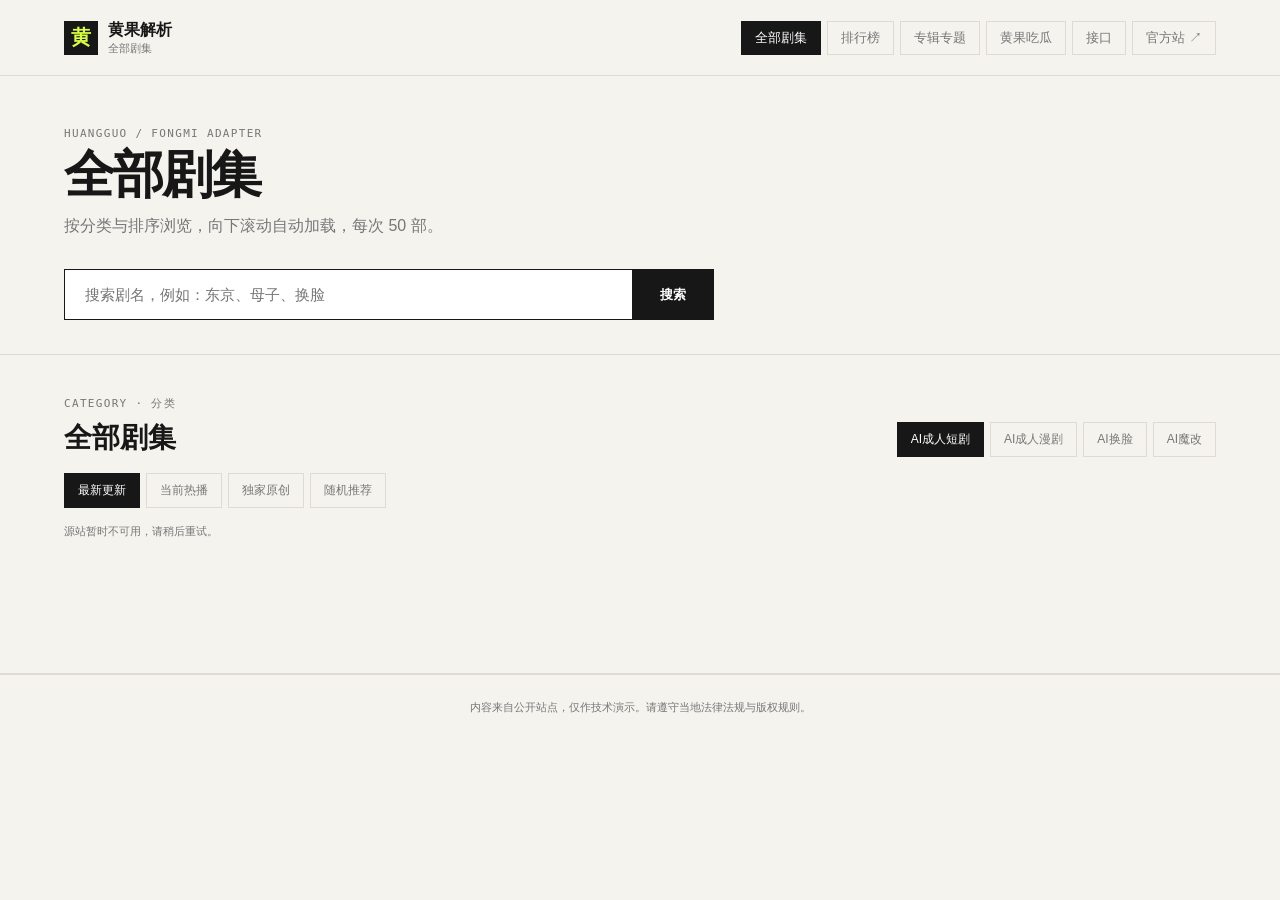
<file: index.html>
<!doctype html>
<html lang="zh-CN">
<head>
<meta charset="UTF-8">
<meta name="viewport" content="width=device-width,initial-scale=1">
<title>全部剧集 · 黄果解析</title>
<link rel="stylesheet" href="style.css?v=20261113b">
</head>
<body>
<header class="topbar">
  <div class="brand"><span class="mark">黄</span><div><strong>黄果解析</strong><small>全部剧集</small></div></div>
  <nav class="top-nav">
    <a class="active" href="index.html">全部剧集</a>
    <a href="ranks.html">排行榜</a>
    <a href="topics.html">专辑专题</a>
    <a href="chigua.html">黄果吃瓜</a>
    <a href="api.html">接口</a>
    <a href="https://huangguoai.com" target="_blank" rel="noreferrer">官方站 ↗</a>
  </nav>
</header>

<main>
  <section class="hero compact">
    <div class="eyebrow">HUANGGUO / FONGMI ADAPTER</div>
    <h1>全部剧集</h1>
    <p>按分类与排序浏览，向下滚动自动加载，每次 50 部。</p>
    <form id="search">
      <input id="keyword" placeholder="搜索剧名，例如：东京、母子、换脸" autocomplete="off">
      <button>搜索</button>
    </form>
  </section>

  <section class="panel" id="sec-list">
    <div class="panel-head">
      <div><span class="section-label">CATEGORY · 分类</span><h2 id="heading">全部剧集</h2></div>
      <div class="chips" id="cat-tabs"></div>
    </div>
    <div class="chips sub" id="sort-tabs"></div>
    <div id="status" class="status">正在连接黄果源站…</div>
    <section id="grid" class="grid"></section>
    <div class="load-more" id="load-more"></div>
  </section>
</main>

<footer>内容来自公开站点，仅作技术演示。请遵守当地法律法规与版权规则。</footer>

<script src="app.js?v=20261113b"></script>
<script>
const $ = (s) => document.querySelector(s);
const STATE = { cat: 'ai-duanju', sort: 'latest', page: 0, pages: 1, total: 0, loading: false, searching: false, query: '' };

async function loadPage(reset) {
  if (STATE.loading) return;
  if (!reset && STATE.page >= STATE.pages) return;
  STATE.loading = true;
  const grid = $('#grid');
  setStatus($('#status'), STATE.page === 0 ? '加载中…' : `加载中…（已显示 ${grid.querySelectorAll('.card').length} 部）`);
  try {
    const next = reset ? 1 : STATE.page + 1;
    const d = STATE.searching
      ? await api('/search/' + encodeURIComponent(STATE.query) + '?page=' + next + '&size=' + PAGE_SIZE)
      : await api('/category/' + STATE.cat + '?page=' + next + '&size=' + PAGE_SIZE + '&sort=' + STATE.sort);
    const list = d.list || [];
    STATE.page = d.page || next;
    STATE.pages = d.pagecount || 1;
    STATE.total = d.total || list.length;
    if (reset) grid.innerHTML = '';
    if (!list.length && reset) { grid.innerHTML = '<div class="empty">该分类暂无内容</div>'; }
    else grid.insertAdjacentHTML('beforeend', gridHtml(list));
    bindCards(grid);
    const shown = grid.querySelectorAll('.card').length;
    setStatus($('#status'), `共 ${STATE.total} 部 · 已显示 ${shown} 部 · 第 ${STATE.page}/${STATE.pages} 页 · 数据源 ${d.source || '-'}`);
    $('#load-more').innerHTML = STATE.page >= STATE.pages
      ? '<div class="done">已加载全部内容</div>'
      : '<button id="more">加载更多（50 部）</button>';
    const more = $('#more');
    if (more) more.onclick = () => loadPage(false);
  } catch (e) {
    setStatus($('#status'), '源站暂时不可用，请稍后重试。');
  } finally {
    STATE.loading = false;
  }
}

function reset() {
  STATE.page = 0;
  STATE.pages = 1;
  loadPage(true);
}

// 滚动到底部自动加载
window.addEventListener('scroll', () => {
  if (STATE.loading || STATE.page >= STATE.pages) return;
  if (window.innerHeight + window.scrollY >= document.body.offsetHeight - 700) loadPage(false);
});

async function init() {
  const meta = await loadMeta();
  chips($('#cat-tabs'), meta.cats.map((c) => ({ n: c.type_name, v: c.type_id })), STATE.cat, (v) => {
    STATE.cat = v; STATE.searching = false; $('#keyword').value = '';
    $('#heading').textContent = (meta.cats.find((c) => c.type_id === v) || {}).type_name || '全部剧集';
    reset();
  });
  chips($('#sort-tabs'), meta.sorts.map((s) => ({ n: s.n, v: s.v })), STATE.sort, (v) => { STATE.sort = v; reset(); });
  $('#search').onsubmit = (e) => {
    e.preventDefault();
    const q = $('#keyword').value.trim();
    if (!q) { STATE.searching = false; reset(); return; }
    STATE.searching = true; STATE.query = q;
    $('#heading').textContent = '搜索：' + q;
    reset();
  };
  reset();
}
init();
</script>
</body>
</html>
</file>
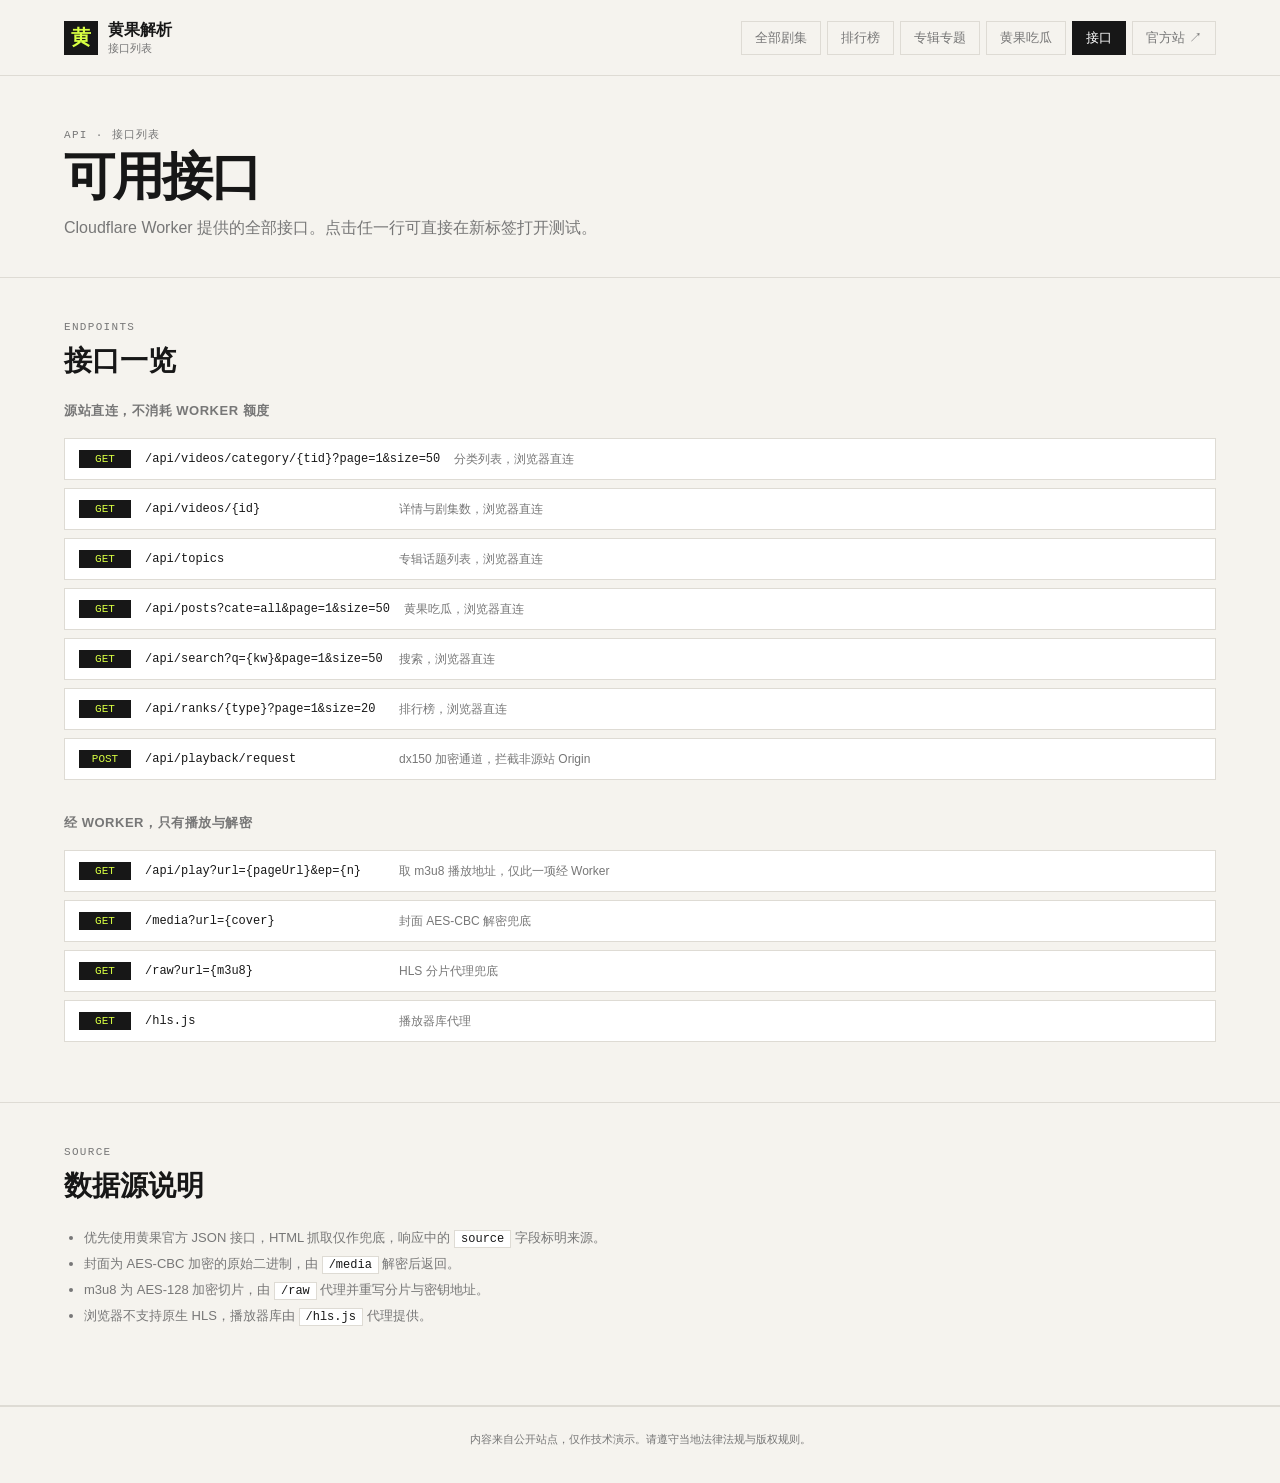
<file: api.html>
<!doctype html>
<html lang="zh-CN">
<head>
<meta charset="UTF-8">
<meta name="viewport" content="width=device-width,initial-scale=1">
<title>接口列表 · 黄果解析</title>
<link rel="stylesheet" href="style.css?v=20261113b">
</head>
<body>
<header class="topbar">
  <div class="brand"><a class="mark" href="index.html">黄</a><div><a class="home-link" href="index.html"><strong>黄果解析</strong></a><small>接口列表</small></div></div>
  <nav class="top-nav">
    <a href="index.html">全部剧集</a>
    <a href="ranks.html">排行榜</a>
    <a href="topics.html">专辑专题</a>
    <a href="chigua.html">黄果吃瓜</a>
    <a class="active" href="api.html">接口</a>
    <a href="https://huangguoai.com" target="_blank" rel="noreferrer">官方站 ↗</a>
  </nav>
</header>

<main>
  <section class="hero compact">
    <div class="eyebrow">API · 接口列表</div>
    <h1>可用接口</h1>
    <p>Cloudflare Worker 提供的全部接口。点击任一行可直接在新标签打开测试。</p>
  </section>

  <section class="panel">
    <div class="panel-head"><div><span class="section-label">ENDPOINTS</span><h2>接口一览</h2></div></div>
    <div class="api-list" id="api-list"></div>
  </section>

  <section class="panel">
    <div class="panel-head"><div><span class="section-label">SOURCE</span><h2>数据源说明</h2></div></div>
    <ul class="notes">
      <li>优先使用黄果官方 JSON 接口，HTML 抓取仅作兜底，响应中的 <code>source</code> 字段标明来源。</li>
      <li>封面为 AES-CBC 加密的原始二进制，由 <code>/media</code> 解密后返回。</li>
      <li>m3u8 为 AES-128 加密切片，由 <code>/raw</code> 代理并重写分片与密钥地址。</li>
      <li>浏览器不支持原生 HLS，播放器库由 <code>/hls.js</code> 代理提供。</li>
    </ul>
  </section>
</main>

<footer>内容来自公开站点，仅作技术演示。请遵守当地法律法规与版权规则。</footer>

<script src="app.js?v=20261113b"></script>
<script>
const SOURCE_DOCS = [
  ["GET", "/api/videos/category/{tid}?page=1&size=50", "\u5206\u7c7b\u5217\u8868\uff0c\u6d4f\u89c8\u5668\u76f4\u8fde"],
  ["GET", "/api/videos/{id}", "\u8be6\u60c5\u4e0e\u5267\u96c6\u6570\uff0c\u6d4f\u89c8\u5668\u76f4\u8fde"],
  ["GET", "/api/topics", "\u4e13\u8f91\u8bdd\u9898\u5217\u8868\uff0c\u6d4f\u89c8\u5668\u76f4\u8fde"],
  ["GET", "/api/posts?cate=all&page=1&size=50", "\u9ec4\u679c\u5403\u74dc\uff0c\u6d4f\u89c8\u5668\u76f4\u8fde"],
  ["GET", "/api/search?q={kw}&page=1&size=50", "\u641c\u7d22\uff0c\u6d4f\u89c8\u5668\u76f4\u8fde"],
  ["GET", "/api/ranks/{type}?page=1&size=20", "\u6392\u884c\u699c\uff0c\u6d4f\u89c8\u5668\u76f4\u8fde"],
  ["POST", "/api/playback/request", "dx150 \u52a0\u5bc6\u901a\u9053\uff0c\u62e6\u622a\u975e\u6e90\u7ad9 Origin"]
];
const WORKER_DOCS = [
  ["GET", "/api/play?url={pageUrl}&ep={n}", "\u53d6 m3u8 \u64ad\u653e\u5730\u5740\uff0c\u4ec5\u6b64\u4e00\u9879\u7ecf Worker"],
  ["GET", "/media?url={cover}", "\u5c01\u9762 AES-CBC \u89e3\u5bc6\u515c\u5e95"],
  ["GET", "/raw?url={m3u8}", "HLS \u5206\u7247\u4ee3\u7406\u515c\u5e95"],
  ["GET", "/hls.js", "\u64ad\u653e\u5668\u5e93\u4ee3\u7406"]
];
const list = document.getElementById("api-list");
const SRC = "https://huangguoai.io";
const WK = "https://huangguo-parser.13681235735.workers.dev";
function row(prefix, d) {
  const href = prefix + d[1].replace(/\{.*?\}/g, "");
  return `<a class="api-row" href="${esc(href)}" target="_blank" rel="noreferrer"><span class="m">${d[0]}</span><code>${esc(d[1])}</code><span class="d">${esc(d[2])}</span></a>`;
}
list.innerHTML = "<div class=\"api-group\">\u6e90\u7ad9\u76f4\u8fde\uff0c\u4e0d\u6d88\u8017 Worker \u989d\u5ea6</div>"
  + SOURCE_DOCS.map((d) => row(SRC, d)).join("")
  + "<div class=\"api-group\">\u7ecf Worker\uff0c\u53ea\u6709\u64ad\u653e\u4e0e\u89e3\u5bc6</div>"
  + WORKER_DOCS.map((d) => row(WK, d)).join("");
</script>
</body>
</html>
</file>
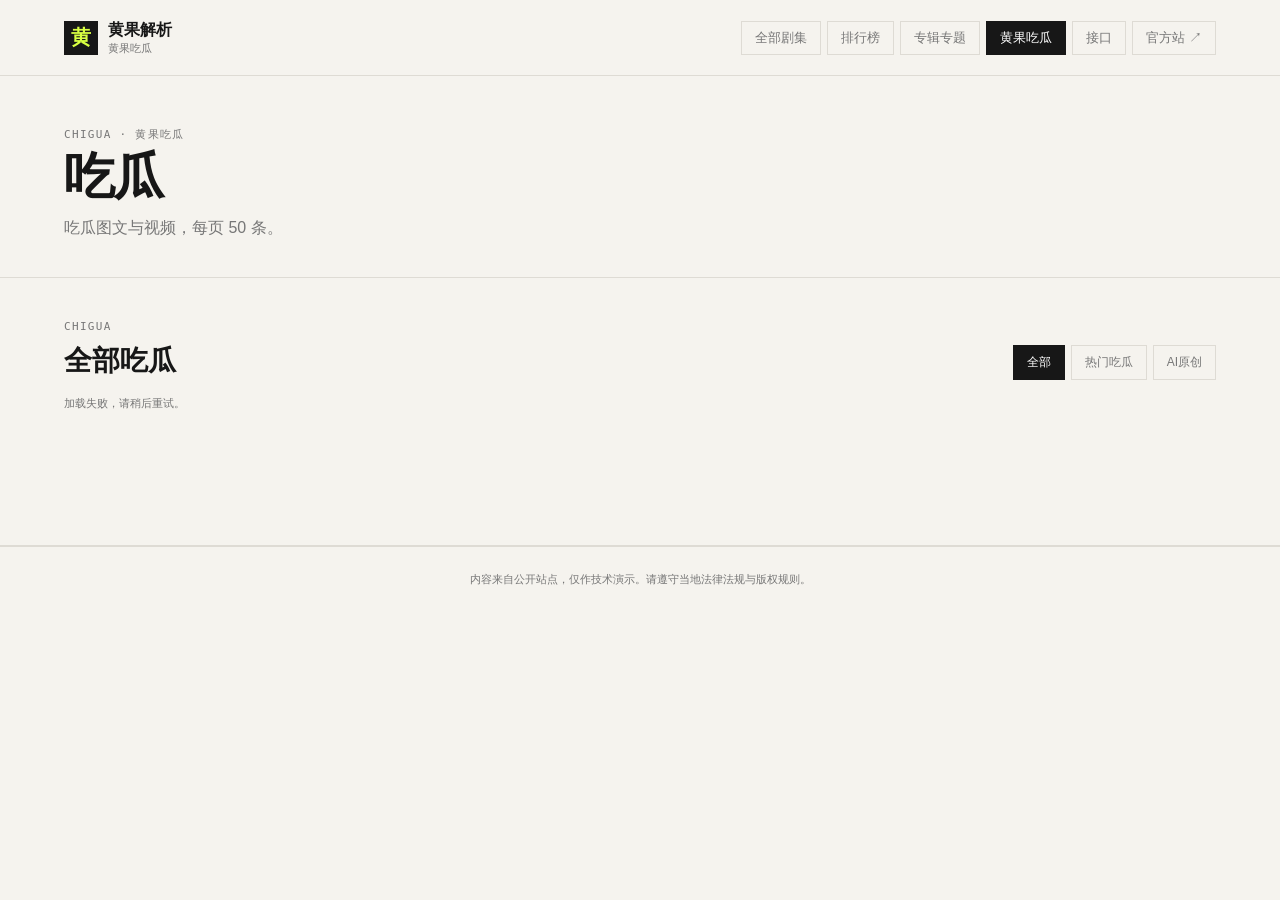
<file: chigua.html>
<!doctype html>
<html lang="zh-CN">
<head>
<meta charset="UTF-8">
<meta name="viewport" content="width=device-width,initial-scale=1">
<title>黄果吃瓜 · 黄果解析</title>
<link rel="stylesheet" href="style.css?v=20261113b">
</head>
<body>
<header class="topbar">
  <div class="brand"><a class="mark" href="index.html">黄</a><div><a class="home-link" href="index.html"><strong>黄果解析</strong></a><small>黄果吃瓜</small></div></div>
  <nav class="top-nav">
    <a href="index.html">全部剧集</a>
    <a href="ranks.html">排行榜</a>
    <a href="topics.html">专辑专题</a>
    <a class="active" href="chigua.html">黄果吃瓜</a>
    <a href="api.html">接口</a>
    <a href="https://huangguoai.com" target="_blank" rel="noreferrer">官方站 ↗</a>
  </nav>
</header>

<main>
  <section class="hero compact">
    <div class="eyebrow">CHIGUA · 黄果吃瓜</div>
    <h1>吃瓜</h1>
    <p>吃瓜图文与视频，每页 50 条。</p>
  </section>

  <section class="panel" id="sec-chigua">
    <div class="panel-head">
      <div><span class="section-label">CHIGUA</span><h2 id="heading">全部吃瓜</h2></div>
      <div class="chips" id="chigua-tabs"></div>
    </div>
    <div id="status" class="status">加载中…</div>
    <section id="grid" class="grid"></section>
    <div class="load-more" id="load-more"></div>
  </section>
</main>

<footer>内容来自公开站点，仅作技术演示。请遵守当地法律法规与版权规则。</footer>

<script src="app.js?v=20261113b"></script>
<script>
const $ = (s) => document.querySelector(s);
const STATE = { cate: 'all', page: 0, pages: 1, total: 0, loading: false };
const LABEL = { all: '全部吃瓜', remen: '热门吃瓜', yuanchuang: 'AI原创' };

async function loadPage(reset) {
  if (STATE.loading) return;
  if (!reset && STATE.page >= STATE.pages) return;
  STATE.loading = true;
  const grid = $('#grid');
  setStatus($('#status'), '加载中…');
  try {
    const next = reset ? 1 : STATE.page + 1;
    const d = await api('/chigua?cate=' + STATE.cate + '&page=' + next + '&size=' + PAGE_SIZE);
    const list = d.list || [];
    STATE.page = d.page || next;
    STATE.pages = d.pagecount || 1;
    STATE.total = d.total || list.length;
    if (reset) grid.innerHTML = '';
    grid.insertAdjacentHTML('beforeend', gridHtml(list));
    bindCards(grid);
    setStatus($('#status'), `已显示 ${grid.querySelectorAll('.card').length} 条 · 第 ${STATE.page}/${STATE.pages} 页`);
    $('#load-more').innerHTML = STATE.page >= STATE.pages ? '<div class="done">已加载全部内容</div>' : '<button id="more">加载更多（50 条）</button>';
    const more = $('#more');
    if (more) more.onclick = () => loadPage(false);
  } catch (e) {
    setStatus($('#status'), '加载失败，请稍后重试。');
  } finally {
    STATE.loading = false;
  }
}
function reset() { STATE.page = 0; STATE.pages = 1; loadPage(true); }

window.addEventListener('scroll', () => {
  if (STATE.loading || STATE.page >= STATE.pages) return;
  if (window.innerHeight + window.scrollY >= document.body.offsetHeight - 700) loadPage(false);
});

chips($('#chigua-tabs'), CHIGUA_TABS, STATE.cate, (v) => { STATE.cate = v; $('#heading').textContent = LABEL[v] || v; reset(); });
reset();
</script>
</body>
</html>
</file>
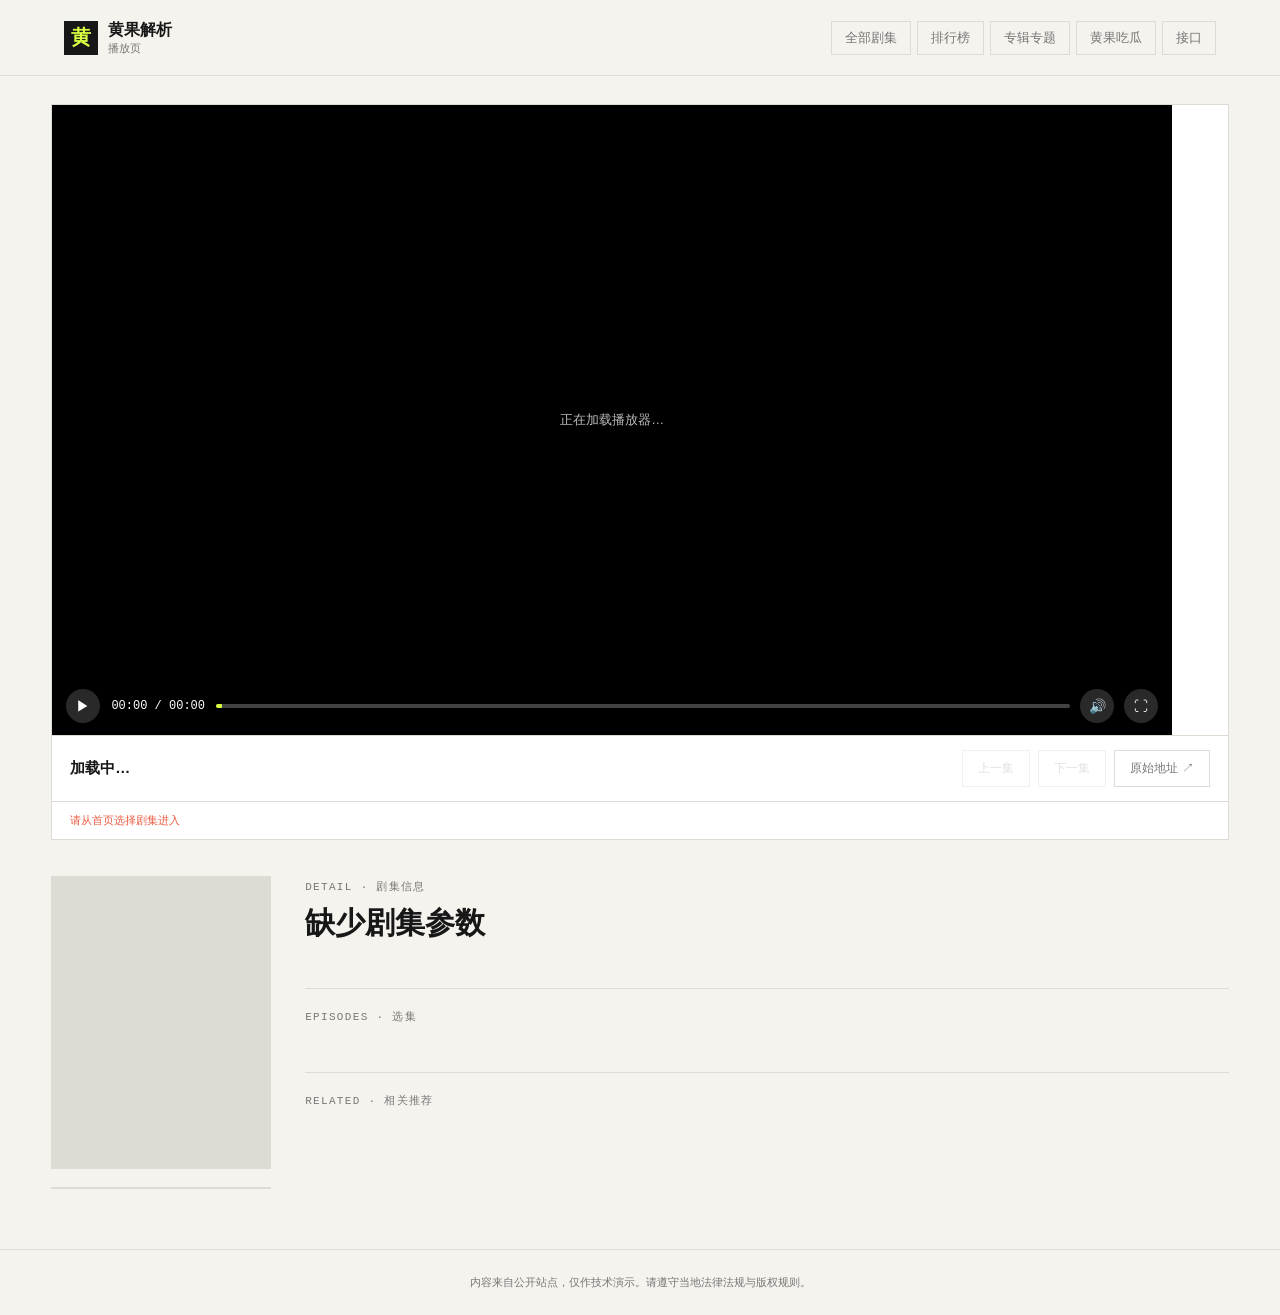
<file: play.html>
<!doctype html>
<html lang="zh-CN">
<head>
<meta charset="UTF-8">
<meta name="viewport" content="width=device-width,initial-scale=1">
<title>播放 · 黄果解析</title>
<link rel="stylesheet" href="style.css?v=20261113b">
<link rel="stylesheet" href="play.css?v=20261113b">
</head>
<body class="play-body">
<header class="topbar">
  <div class="brand"><a class="mark" href="index.html">黄</a><div><a class="home-link" href="index.html"><strong>黄果解析</strong></a><small>播放页</small></div></div>
  <nav class="top-nav">
    <a href="index.html">全部剧集</a>
    <a href="ranks.html">排行榜</a>
    <a href="topics.html">专辑专题</a>
    <a href="chigua.html">黄果吃瓜</a>
    <a href="api.html">接口</a>
  </nav>
</header>

<main class="play-main">
  <section class="player-wrap">
    <div class="player-box" id="player-box">
      <div class="player-loading" id="player-loading">正在加载播放器…</div>
      <video id="video" playsinline preload="metadata"></video>
      <div class="hg-ctrl" id="hg-ctrl">
        <button id="btn-play" title="播放/暂停">▶</button>
        <span class="hg-time" id="hg-time">00:00 / 00:00</span>
        <div class="hg-seek" id="hg-seek">
          <div class="hg-seek-track">
            <div class="hg-seek-buffer" id="hg-buffer"></div>
            <div class="hg-seek-played" id="hg-played"></div>
            <div class="hg-seek-thumb" id="hg-thumb"></div>
          </div>
        </div>
        <button id="btn-mute" title="静音">🔊</button>
        <button id="btn-fs" title="全屏">⛶</button>
      </div>
    </div>
    <div class="player-bar">
      <div class="player-title" id="player-title">加载中…</div>
      <div class="player-actions">
        <button id="btn-prev" disabled>上一集</button>
        <button id="btn-next" disabled>下一集</button>
        <a id="btn-source" class="ghost" href="#" target="_blank" rel="noreferrer">原始地址 ↗</a>
      </div>
    </div>
    <div id="warn"></div>
    <div class="player-status" id="player-status"></div>
  </section>

  <section class="info-grid">
    <aside class="poster-col">
      <div class="poster" id="poster"></div>
      <div class="meta-list" id="meta-list"></div>
    </aside>
    <div class="info-col">
      <span class="section-label">DETAIL · 剧集信息</span>
      <h1 id="title">加载中…</h1>
      <div class="tags" id="tags"></div>
      <p class="desc" id="desc"></p>
      <div class="ep-block">
        <div class="ep-head"><span class="section-label">EPISODES · 选集</span><span id="ep-count"></span></div>
        <div class="episodes" id="episodes"></div>
      </div>
      <div class="related-block">
        <div class="ep-head"><span class="section-label">RELATED · 相关推荐</span></div>
        <section class="grid" id="related"></section>
      </div>
    </div>
  </section>
</main>

<footer>内容来自公开站点，仅作技术演示。请遵守当地法律法规与版权规则。</footer>

<script src="https://huangguo-parser.13681235735.workers.dev/hls.js"></script>
<script src="app.js?v=20261113b"></script>
<script>
const $=s=>document.querySelector(s);
let hlsPlayer=null;
let DATA={id:'',ep:'1',episodes:[],list:null};

function esc(s){return String(s||'').replace(/[&<>"']/g,c=>({'&':'&amp;','<':'&lt;','>':'&gt;','"':'&quot;',"'":'&#39;'}[c]))}
function qs(k,d){const v=new URLSearchParams(location.search).get(k);return v===null?d:v}
function fmtDur(s){s=Math.round(Number(s)||0);if(!s)return '-';const m=Math.floor(s/60),r=s%60;return m?m+' 分 '+r+' 秒':r+' 秒';}

function destroyPlayer(){if(hlsPlayer){try{hlsPlayer.destroy()}catch(e){}hlsPlayer=null}}
function setPlayerStatus(t,cls){const el=$('#player-status');el.textContent=t||'';el.className='player-status'+(cls?' '+cls:'')}
function setWarn(html){$('#warn').innerHTML=html||''}

// 播放：**优先直连原始 m3u8**。
// 原因：CDN 按请求出口 IP 下发不同播放列表 —— 浏览器出口=用户真实 IP，能拿到完整片源；
// 若走 Cloudflare Worker 代理，出口是数据中心 IP，只会拿到约 54 秒的预览片段。
// 因此 direct 是首选，fallback（Worker /raw 代理）仅在直连失败时兜底。
// ===== 自定义播放控制条 =====
// 不依赖原生 controls：各浏览器把控制栏裁掉或在高 z-index 层下方时，原生控件会消失。
function fmtTime(s){
  s=Math.max(0,Math.floor(Number(s)||0));
  const h=Math.floor(s/3600),m=Math.floor(s%3600/60),x=s%60;
  const p=n=>String(n).padStart(2,'0');
  return h?`${h}:${p(m)}:${p(x)}`:`${p(m)}:${p(x)}`;
}
function bindControls(){
  const box=$('#player-box'), video=$('#video');
  if(!video||!box)return;
  const btnPlay=$('#btn-play'), btnMute=$('#btn-mute'), btnFs=$('#btn-fs');
  const timeEl=$('#hg-time'), seek=$('#hg-seek');
  const played=$('#hg-played'), buffer=$('#hg-buffer'), thumb=$('#hg-thumb');

  function paint(){
    const d=video.duration;
    const pct=(d&&isFinite(d))?(video.currentTime/d*100):0;
    played.style.width=pct+'%';
    thumb.style.left=pct+'%';
    let buf=0;
    try{ if(video.buffered.length&&d) buf=video.buffered.end(video.buffered.length-1)/d*100; }catch(e){}
    buffer.style.width=Math.min(100,buf)+'%';
    timeEl.textContent=fmtTime(video.currentTime)+' / '+(d&&isFinite(d)?fmtTime(d):'00:00');
    btnPlay.textContent=video.paused?'▶':'❚❚';
  }
  video.addEventListener('timeupdate',paint);
  video.addEventListener('durationchange',paint);
  video.addEventListener('progress',paint);
  video.addEventListener('loadedmetadata',paint);
  video.addEventListener('play',paint);
  video.addEventListener('pause',paint);

  btnPlay.onclick=()=>{ video.paused?video.play().catch(()=>{}):video.pause(); };
  video.addEventListener('click',()=>{ video.paused?video.play().catch(()=>{}):video.pause(); });

  btnMute.onclick=()=>{ video.muted=!video.muted; btnMute.textContent=video.muted?'🔇':'🔊'; };
  btnFs.onclick=()=>{
    if(document.fullscreenElement)document.exitFullscreen().catch(()=>{});
    else if(box.requestFullscreen)box.requestFullscreen().catch(()=>{});
    else if(video.webkitEnterFullscreen)video.webkitEnterFullscreen();
  };

  // 控制条内的交互不应冒泡到 video，否则松手时的 click 会误触发暂停
  const ctrl=$('#hg-ctrl');
  if(ctrl){
    ['click','pointerdown','pointerup','pointermove','dblclick'].forEach(ev=>{
      ctrl.addEventListener(ev,e=>e.stopPropagation());
    });
  }

  // 拖动/点击跳转：按下即跟随，松开结束
  let dragging=false;
  function seekTo(ev){
    const r=seek.getBoundingClientRect();
    const x=Math.min(Math.max((ev.clientX-r.left)/r.width,0),1);
    const d=video.duration;
    if(d&&isFinite(d)){ video.currentTime=x*d; paint(); }
  }
  seek.addEventListener('pointerdown',e=>{ dragging=true; seek.setPointerCapture&&seek.setPointerCapture(e.pointerId); seekTo(e); });
  seek.addEventListener('pointermove',e=>{ if(dragging)seekTo(e); });
  seek.addEventListener('pointerup',e=>{ dragging=false; seek.releasePointerCapture&&seek.releasePointerCapture(e.pointerId); });
  seek.addEventListener('pointercancel',()=>{ dragging=false; });

  // 鼠标静止 2.4 秒后淡出控制条，移动即恢复
  let idleTimer=null;
  function wake(){
    box.classList.remove('idle');
    clearTimeout(idleTimer);
    idleTimer=setTimeout(()=>{ if(!video.paused)box.classList.add('idle'); },2400);
  }
  ['pointermove','pointerdown','touchstart'].forEach(ev=>box.addEventListener(ev,wake,{passive:true}));
  video.addEventListener('play',wake);
  wake();
  paint();
  window.__hgPaint = paint;
}

function playStream(direct, fallback, triedFallback){
  const video=$('#video');
  destroyPlayer();
  $('#player-loading').style.display='none';
  if(!window.Hls||!window.Hls.isSupported()){
    if(video.canPlayType('application/vnd.apple.mpegurl')){
      video.src=direct;setPlayerStatus('原生 HLS 播放');
    }else{
      setPlayerStatus('当前浏览器不支持 HLS 播放','bad');
    }
    return;
  }
  hlsPlayer=new window.Hls({lowLatencyMode:false});
  hlsPlayer.loadSource(direct);
  hlsPlayer.attachMedia(video);
  // hls 解析出时长后立刻刷新控制条，否则首帧前时间条一直是 00:00
  hlsPlayer.on(window.Hls.Events.MANIFEST_PARSED,function(){
    const v=$('#video'); if(v){ try{v.play().catch(()=>{});}catch(e){} }
    if(window.__hgPaint) window.__hgPaint();
  });
  hlsPlayer.on(window.Hls.Events.ERROR,function(_e,data){
    if(!data||!data.fatal)return;
    // 直连失败（CORS/签名/网络）→ 自动回退到 Worker 代理，只回退一次
    if(!triedFallback&&fallback&&fallback!==direct){
      setPlayerStatus('直连失败，改用代理重试…');
      destroyPlayer();
      playStream(fallback,null,true);
      return;
    }
    setPlayerStatus('播放失败：'+(data.details||'未知错误'),'bad');
    destroyPlayer();
  });
}

function markActive(ep){
  document.querySelectorAll('.episodes button').forEach(b=>b.classList.toggle('active',b.dataset.ep===String(ep)));
  const i=DATA.episodes.findIndex(e=>String(e.ep)===String(ep));
  $('#btn-prev').disabled=i<=0;
  $('#btn-next').disabled=i<0||i>=DATA.episodes.length-1;
}

async function loadEpisode(ep,push){
  DATA.ep=String(ep);
  markActive(DATA.ep);
  if(push){const u=new URL(location.href);u.searchParams.set('id',DATA.id);u.searchParams.set('ep',DATA.ep);history.replaceState(null,'',u)}
  setPlayerStatus('正在解析第'+DATA.ep+'集…');
  setWarn('');
  $('#player-loading').style.display='';
  try{
    // 播放地址只能经 Worker 取：源站加密端点拦截了 github.io 的 Origin
    const d=await getPlay(DATA.id, DATA.ep);
    if(!d.url)throw Error('未取到播放地址');
    $('#btn-source').href=d.url;
    const parts=['数据源 '+(d.source==='dx150'?'加密接口':'页面数据')];
    if(d.declaredDuration)parts.push('本集 '+fmtDur(d.declaredDuration));
    setPlayerStatus(parts.join(' · '));
    playStream(d.url, d.proxy || null, false);
  }catch(e){
    setPlayerStatus('播放地址解析失败，请换一集重试','bad');
    $('#player-loading').textContent='解析失败';
  }
}

function step(delta){
  const i=DATA.episodes.findIndex(e=>String(e.ep)===DATA.ep);
  const t=DATA.episodes[i+delta];
  if(t)loadEpisode(t.ep,true);
}

async function loadRelated(id){
  try{
    const d=await api('/category/ai-duanju?page=1&size=6&sort=latest');
    const list=(d.list||[]).filter(x=>String(x.vod_id)!==String(id)).slice(0,6);
    $('#related').innerHTML=list.map(x=>`<article class="card" data-id="${esc(x.vod_id)}"><div class="cover">${x.vod_pic?imgTag(x.vod_pic,x.vod_name):'<span>黄果</span>'}</div><div class="card-body"><h3>${esc(x.vod_name)}</h3><p>${esc(x.vod_remarks||'')}</p></div></article>`).join('');
    $('#related').querySelectorAll('.card').forEach(c=>c.onclick=()=>{location.href='play.html?id='+encodeURIComponent(c.dataset.id)+'&ep=1'});
  }catch(e){$('#related').innerHTML='<div class="empty">推荐加载失败</div>'}
}

async function init(){
  const id=qs('id','');
  const ep=qs('ep','1');
  if(!id){$('#title').textContent='缺少剧集参数';setPlayerStatus('请从首页选择剧集进入','bad');return}
  DATA.id=id;
  try{
    const x=(await api('/detail/'+encodeURIComponent(id))).list?.[0];
    if(!x)throw Error('详情为空');
    DATA.list=x;
    DATA.episodes=x.episodes||[];
    document.title=x.vod_name+' · 第'+ep+'集 · 黄果解析';
    $('#title').textContent=x.vod_name;
    $('#player-title').textContent=x.vod_name+' · 第'+ep+'集';
    $('#desc').textContent=x.vod_desc||'暂无简介';
    $('#tags').innerHTML=(x.vod_tags||[]).map(t=>`<span>${esc(t)}</span>`).join('');
    $('#poster').innerHTML=x.vod_pic?imgTag(x.vod_pic,x.vod_name):'<span>黄果</span>';
    const meta=[['类型',(x.vod_tags||[]).join(' / ')],['集数',x.vod_episode_count?x.vod_episode_count+' 集':'-'],['状态',x.vod_finished?'已完结':'连载中'],['评分',x.vod_score?x.vod_score+' 分':'-'],['年份',x.vod_year||'-'],['作者',x.vod_author||'-'],['热度',x.vod_hot?Number(x.vod_hot).toLocaleString():'-'],['更新',x.vod_created||'-']];
    $('#meta-list').innerHTML=meta.map(m=>`<div><span>${esc(m[0])}</span><b>${esc(m[1])}</b></div>`).join('');
    $('#ep-count').textContent=DATA.episodes.length+' 集';
    $('#episodes').innerHTML=DATA.episodes.map(e=>`<button data-ep="${esc(e.ep)}" class="${String(e.ep)===String(ep)?'active':''}">${esc(e.title||('第'+e.ep+'集'))}</button>`).join('');
    $('#episodes').querySelectorAll('button').forEach(b=>b.onclick=()=>loadEpisode(b.dataset.ep,true));
    $('#btn-prev').onclick=()=>step(-1);
    $('#btn-next').onclick=()=>step(1);
    document.addEventListener('keydown',e=>{
      if(e.target.tagName==='INPUT')return;
      if(e.key==='ArrowLeft')step(-1);
      if(e.key==='ArrowRight')step(1);
    });
    bindControls();
    loadRelated(id);
    loadEpisode(ep,false);
  }catch(e){
    $('#title').textContent='详情读取失败';
    setPlayerStatus('详情读取失败：'+String(e.message||e),'bad');
  }
}
init();
</script>
</body>
</html>
</file>
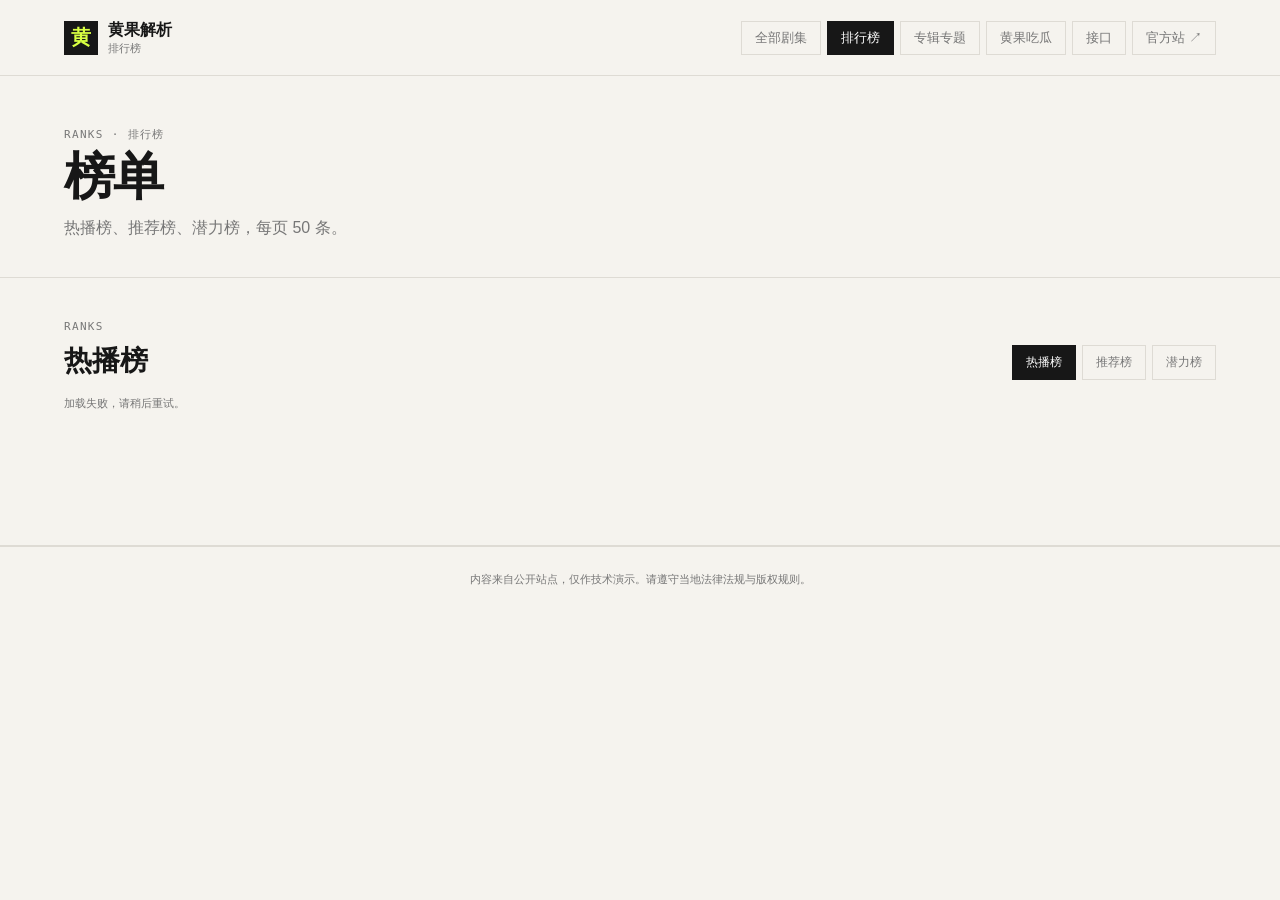
<file: ranks.html>
<!doctype html>
<html lang="zh-CN">
<head>
<meta charset="UTF-8">
<meta name="viewport" content="width=device-width,initial-scale=1">
<title>排行榜 · 黄果解析</title>
<link rel="stylesheet" href="style.css?v=20261113b">
</head>
<body>
<header class="topbar">
  <div class="brand"><a class="mark" href="index.html">黄</a><div><a class="home-link" href="index.html"><strong>黄果解析</strong></a><small>排行榜</small></div></div>
  <nav class="top-nav">
    <a href="index.html">全部剧集</a>
    <a class="active" href="ranks.html">排行榜</a>
    <a href="topics.html">专辑专题</a>
    <a href="chigua.html">黄果吃瓜</a>
    <a href="api.html">接口</a>
    <a href="https://huangguoai.com" target="_blank" rel="noreferrer">官方站 ↗</a>
  </nav>
</header>

<main>
  <section class="hero compact">
    <div class="eyebrow">RANKS · 排行榜</div>
    <h1>榜单</h1>
    <p>热播榜、推荐榜、潜力榜，每页 50 条。</p>
  </section>

  <section class="panel" id="sec-ranks">
    <div class="panel-head">
      <div><span class="section-label">RANKS</span><h2 id="heading">热播榜</h2></div>
      <div class="chips" id="rank-tabs"></div>
    </div>
    <div id="status" class="status">加载中…</div>
    <section id="grid" class="grid"></section>
    <div class="load-more" id="load-more"></div>
  </section>
</main>

<footer>内容来自公开站点，仅作技术演示。请遵守当地法律法规与版权规则。</footer>

<script src="app.js?v=20261113b"></script>
<script>
const $ = (s) => document.querySelector(s);
const STATE = { rank: 'hot', page: 0, pages: 1, total: 0, loading: false };
const RANK_LABEL = { hot: '热播榜', recommend: '推荐榜', potential: '潜力榜' };

async function loadPage(reset) {
  if (STATE.loading) return;
  if (!reset && STATE.page >= STATE.pages) return;
  STATE.loading = true;
  const grid = $('#grid');
  setStatus($('#status'), '加载中…');
  try {
    const next = reset ? 1 : STATE.page + 1;
    const d = await api('/ranks/' + STATE.rank + '?page=' + next + '&size=' + PAGE_SIZE);
    const list = d.list || [];
    STATE.page = d.page || next;
    STATE.pages = d.pagecount || 1;
    STATE.total = d.total || list.length;
    if (reset) grid.innerHTML = '';
    grid.insertAdjacentHTML('beforeend', gridHtml(list));
    bindCards(grid);
    setStatus($('#status'), `共 ${STATE.total} 条 · 已显示 ${grid.querySelectorAll('.card').length} 条 · 第 ${STATE.page}/${STATE.pages} 页`);
    $('#load-more').innerHTML = STATE.page >= STATE.pages ? '<div class="done">已加载全部内容</div>' : '<button id="more">加载更多（50 条）</button>';
    const more = $('#more');
    if (more) more.onclick = () => loadPage(false);
  } catch (e) {
    setStatus($('#status'), '加载失败，请稍后重试。');
  } finally {
    STATE.loading = false;
  }
}
function reset() { STATE.page = 0; STATE.pages = 1; loadPage(true); }

window.addEventListener('scroll', () => {
  if (STATE.loading || STATE.page >= STATE.pages) return;
  if (window.innerHeight + window.scrollY >= document.body.offsetHeight - 700) loadPage(false);
});

chips($('#rank-tabs'), RANK_TABS, STATE.rank, (v) => { STATE.rank = v; $('#heading').textContent = RANK_LABEL[v] || v; reset(); });
reset();
</script>
</body>
</html>
</file>
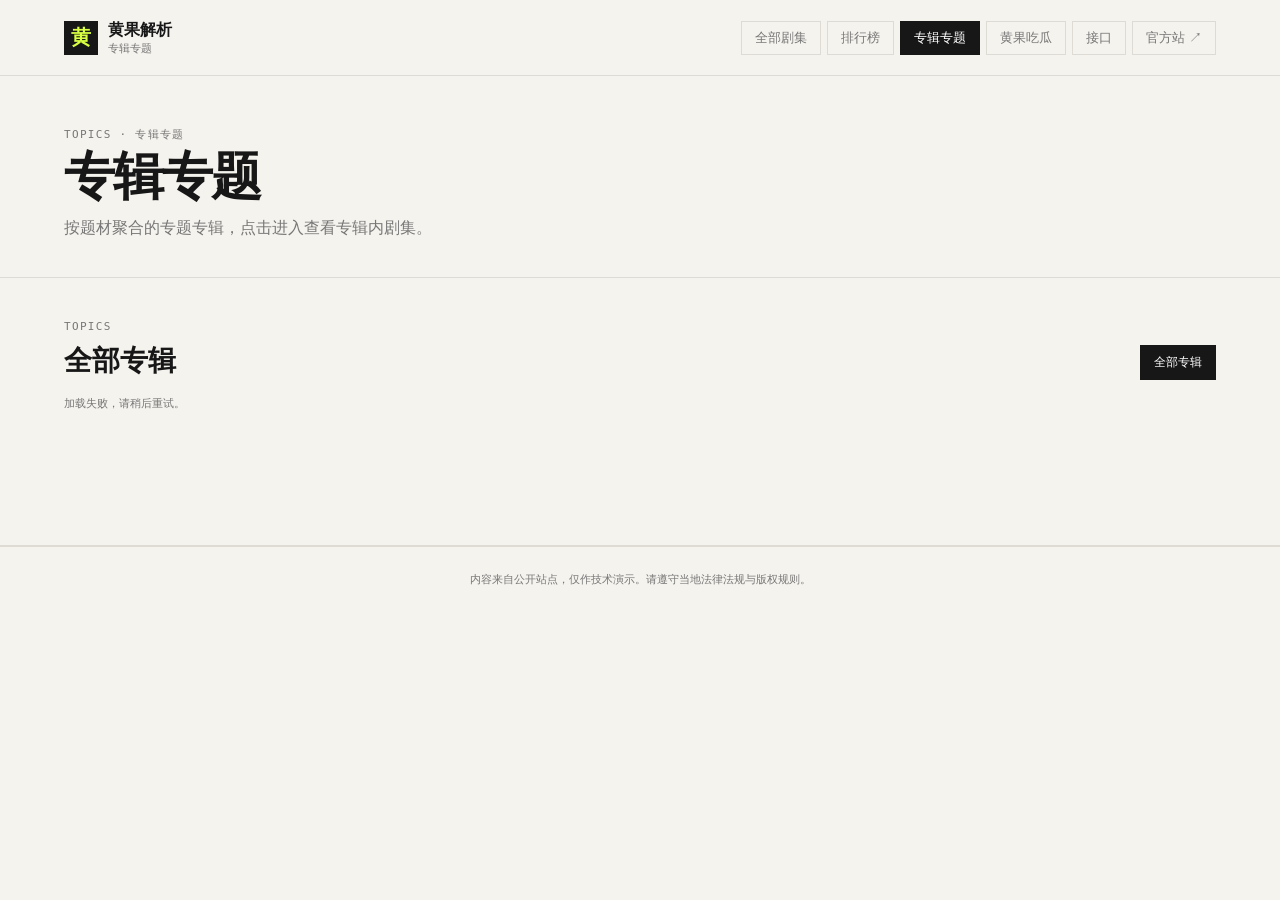
<file: topics.html>
<!doctype html>
<html lang="zh-CN">
<head>
<meta charset="UTF-8">
<meta name="viewport" content="width=device-width,initial-scale=1">
<title>专辑专题 · 黄果解析</title>
<link rel="stylesheet" href="style.css?v=20261113b">
</head>
<body>
<header class="topbar">
  <div class="brand"><a class="mark" href="index.html">黄</a><div><a class="home-link" href="index.html"><strong>黄果解析</strong></a><small>专辑专题</small></div></div>
  <nav class="top-nav">
    <a href="index.html">全部剧集</a>
    <a href="ranks.html">排行榜</a>
    <a class="active" href="topics.html">专辑专题</a>
    <a href="chigua.html">黄果吃瓜</a>
    <a href="api.html">接口</a>
    <a href="https://huangguoai.com" target="_blank" rel="noreferrer">官方站 ↗</a>
  </nav>
</header>

<main>
  <section class="hero compact">
    <div class="eyebrow">TOPICS · 专辑专题</div>
    <h1>专辑专题</h1>
    <p>按题材聚合的专题专辑，点击进入查看专辑内剧集。</p>
  </section>

  <section class="panel" id="sec-topics">
    <div class="panel-head">
      <div><span class="section-label">TOPICS</span><h2 id="heading">全部专辑</h2></div>
      <div class="chips" id="topic-tabs"></div>
    </div>
    <div id="status" class="status">加载中…</div>
    <section id="grid" class="grid"></section>
    <div class="load-more" id="load-more"></div>
  </section>
</main>

<footer>内容来自公开站点，仅作技术演示。请遵守当地法律法规与版权规则。</footer>

<script src="app.js?v=20261113b"></script>
<script>
const $ = (s) => document.querySelector(s);
const STATE = { slug: '', title: '', page: 0, pages: 1, total: 0, loading: false, topics: [] };

async function loadPage(reset) {
  if (STATE.loading) return;
  if (!reset && STATE.page >= STATE.pages) return;
  STATE.loading = true;
  const grid = $('#grid');
  setStatus($('#status'), '加载中…');
  try {
    const next = reset ? 1 : STATE.page + 1;
    const d = STATE.slug
      ? await api('/topics?slug=' + encodeURIComponent(STATE.slug) + '&page=' + next + '&size=' + PAGE_SIZE)
      : await api('/topics?size=' + PAGE_SIZE);
    const list = d.list || [];
    STATE.page = d.page || next;
    STATE.pages = d.pagecount || 1;
    STATE.total = d.total || list.length;
    if (reset) grid.innerHTML = '';
    if (!list.length && reset) grid.innerHTML = '<div class="empty">暂无专辑</div>';
    else grid.insertAdjacentHTML('beforeend', gridHtml(list));
    bindCards(grid);
    setStatus($('#status'), `共 ${STATE.total} 部 · 已显示 ${grid.querySelectorAll('.card').length} 部 · 第 ${STATE.page}/${STATE.pages} 页`);
    $('#load-more').innerHTML = STATE.page >= STATE.pages ? '<div class="done">已加载全部内容</div>' : '<button id="more">加载更多（50 部）</button>';
    const more = $('#more');
    if (more) more.onclick = () => loadPage(false);
  } catch (e) {
    setStatus($('#status'), '加载失败，请稍后重试。');
  } finally {
    STATE.loading = false;
  }
}
function reset() { STATE.page = 0; STATE.pages = 1; loadPage(true); }

window.addEventListener('scroll', () => {
  if (STATE.loading || STATE.page >= STATE.pages) return;
  if (window.innerHeight + window.scrollY >= document.body.offsetHeight - 700) loadPage(false);
});

async function init() {
  try {
    const d = await api('/topics');
    STATE.topics = d.list || [];
  } catch (e) { STATE.topics = []; }
  const items = [{ n: '全部专辑', v: '' }].concat(STATE.topics.map((t) => ({ n: t.vod_name, v: t.vod_id.replace('topic_', '') })));
  const urlSlug = new URLSearchParams(location.search).get('slug') || '';
  STATE.slug = urlSlug;
  chips($('#topic-tabs'), items, urlSlug, (v) => {
    STATE.slug = v;
    const found = STATE.topics.find((t) => t.vod_id === 'topic_' + v);
    $('#heading').textContent = v ? (found ? found.vod_name : v) : '全部专辑';
    const u = new URL(location.href);
    if (v) u.searchParams.set('slug', v); else u.searchParams.delete('slug');
    history.replaceState(null, '', u);
    reset();
  });
  const found = STATE.topics.find((t) => t.vod_id === 'topic_' + urlSlug);
  $('#heading').textContent = urlSlug ? (found ? found.vod_name : urlSlug) : '全部专辑';
  reset();
}
init();
</script>
</body>
</html>
</file>
<file: style.css>
:root{--ink:#171717;--muted:#777;--line:#dedbd4;--paper:#f5f3ee;--accent:#d8ff42;--red:#ec5a42}
*{box-sizing:border-box}
body{margin:0;background:var(--paper);color:var(--ink);font-family:Manrope,"PingFang SC","Microsoft YaHei",Arial,sans-serif}
a{color:inherit}
.topbar{min-height:76px;border-bottom:1px solid var(--line);display:flex;align-items:center;justify-content:space-between;gap:20px;padding:12px clamp(20px,5vw,72px);position:sticky;top:0;background:var(--paper);z-index:20;flex-wrap:wrap}
.brand{display:flex;align-items:center;gap:10px}
.brand strong{display:block;font-size:16px}
.brand small{display:block;color:var(--muted);font:11px "DM Mono",monospace}
.home-link{text-decoration:none}
.mark{display:grid;place-items:center;width:34px;height:34px;background:var(--ink);color:var(--accent);font-weight:800;font-size:20px;text-decoration:none;flex:none}
.top-nav{display:flex;gap:6px;flex-wrap:wrap}
.top-nav a{font-size:13px;text-decoration:none;border:1px solid var(--line);padding:7px 13px;color:var(--muted)}
.top-nav a:hover{background:#eae7e0;color:var(--ink)}
.top-nav a.active{background:var(--ink);color:#fff;border-color:var(--ink)}
.hero{padding:clamp(46px,7vw,92px) clamp(20px,8vw,120px) 52px;border-bottom:1px solid var(--line)}
.hero.compact{padding:clamp(32px,4vw,56px) clamp(20px,5vw,72px) 34px}
.eyebrow,.section-label{font:11px "DM Mono",monospace;letter-spacing:.12em;color:var(--muted);text-transform:uppercase}
.hero h1{font-size:clamp(40px,6vw,84px);line-height:.98;letter-spacing:-.04em;margin:16px 0 18px;max-width:820px}
.hero.compact h1{font-size:clamp(30px,4vw,52px);margin:10px 0 12px}
.hero h1 em{font-style:normal;color:#a4b900}
.hero p{color:var(--muted);max-width:560px;line-height:1.8;margin:0}
.hero form{display:flex;max-width:650px;margin-top:28px}
.hero input{min-width:0;flex:1;background:#fff;border:1px solid var(--ink);border-right:0;padding:16px 20px;font-size:15px;outline:none}
.hero form button{background:var(--ink);color:#fff;border:0;padding:0 28px;font-weight:700;cursor:pointer}
.quick{display:flex;gap:8px;margin-top:16px;flex-wrap:wrap}
.quick button{border:1px solid var(--line);background:transparent;padding:8px 13px;color:var(--muted);cursor:pointer;font-size:12px}
.quick button:hover{background:var(--ink);color:#fff;border-color:var(--ink)}
.panel{padding:38px clamp(20px,5vw,72px) 20px;border-bottom:1px solid var(--line)}
.panel-head{display:flex;justify-content:space-between;gap:24px;align-items:end;flex-wrap:wrap}
.panel-head h2{font-size:28px;margin:8px 0 0}
.chips{display:flex;flex-wrap:wrap;gap:6px}
.chips.sub{margin:16px 0 0}
.chips button{border:1px solid var(--line);background:transparent;padding:8px 13px;color:var(--muted);cursor:pointer;font-size:12px}
.chips button:hover{background:#eae7e0}
.chips button.active{background:var(--ink);color:#fff;border-color:var(--ink)}
.status{padding:16px 0 4px;color:var(--muted);font:11px "DM Mono",monospace}
.grid{padding:18px 0 40px;display:grid;grid-template-columns:repeat(auto-fill,minmax(170px,1fr));gap:24px}
.grid.mini{padding:22px 0 0;grid-template-columns:repeat(auto-fill,minmax(130px,1fr))}
.card{cursor:pointer}
.cover{position:relative;aspect-ratio:3/4;background:#dedbd4;overflow:hidden;display:grid;place-items:center;color:#888;font-size:26px;font-weight:800}
.cover img{width:100%;height:100%;object-fit:cover}
.score{position:absolute;left:8px;top:8px;background:var(--ink);color:var(--accent);font-style:normal;font-size:11px;padding:3px 7px;font-weight:700}
.card-body h3{font-size:14px;margin:13px 0 5px;line-height:1.4}
.card-body p{margin:0;color:var(--muted);font-size:11px;line-height:1.5}
.empty,.loading,.error{padding:42px 0;color:var(--muted)}
.load-more{padding:0 0 52px;text-align:center}
.load-more button{border:1px solid var(--ink);background:#fff;padding:13px 34px;cursor:pointer;font-size:13px;font-weight:600}
.load-more button:hover{background:var(--accent)}
.load-more .done{color:var(--muted);font:11px "DM Mono",monospace;padding:14px 0}
.api-list{padding:22px 0 40px;display:grid;gap:8px}
.api-row{display:grid;grid-template-columns:52px minmax(240px,auto) 1fr;gap:14px;align-items:center;border:1px solid var(--line);background:#fff;padding:11px 14px;font-size:12px;text-decoration:none}
.api-row:hover{background:var(--accent);border-color:var(--ink)}
.api-row .m{font:11px "DM Mono",monospace;background:var(--ink);color:var(--accent);text-align:center;padding:3px 0}
.api-row code{font:12px "DM Mono",monospace;word-break:break-all}
.api-row .d{color:var(--muted)}
.notes{margin:0;padding:20px 0 56px 20px;color:var(--muted);line-height:2;font-size:13px}
.notes code{background:#fff;border:1px solid var(--line);padding:1px 6px;font:12px "DM Mono",monospace;color:var(--ink)}
.tags{display:flex;gap:6px;flex-wrap:wrap;margin-top:10px}
.tags span{border:1px solid var(--line);font-size:11px;padding:3px 8px;color:var(--muted)}
dialog{border:0;padding:0;width:min(760px,calc(100% - 30px));max-height:88vh;overflow:auto;background:var(--paper);color:var(--ink);box-shadow:0 20px 80px #0003}
dialog::backdrop{background:#0006}
.close{position:sticky;float:right;margin:12px 14px 0 0;border:0;background:transparent;font-size:28px;cursor:pointer;z-index:2}
#detail-content{padding:36px}
.detail-head{display:flex;gap:24px;padding:15px 0 28px;border-bottom:1px solid var(--line)}
.detail-head img{width:120px;height:160px;object-fit:cover;flex:none}
.detail-head h2{font-size:26px;margin:12px 0 8px}
.detail-head p{color:var(--muted);line-height:1.7;margin:0}
.episodes{display:flex;flex-wrap:wrap;gap:8px;padding:24px 0}
.episodes button{border:1px solid var(--line);background:#fff;padding:10px 15px;cursor:pointer}
.episodes button:hover{background:var(--accent);border-color:var(--ink)}
video{width:100%;max-height:420px;background:#000}
.source{display:block;color:var(--muted);font-size:11px;margin-top:10px}
footer{text-align:center;border-top:1px solid var(--line);padding:25px;color:var(--muted);font-size:11px}
@media(max-width:860px){
  .topbar{position:static}
  .panel-head{display:block}
  .chips{margin-top:16px}
  .hero h1{font-size:44px}
  .hero.compact h1{font-size:32px}
  .grid{grid-template-columns:repeat(2,1fr);gap:16px}
  .api-row{grid-template-columns:46px 1fr;row-gap:6px}
  .api-row .d{grid-column:1/-1}
  .detail-head h2{font-size:20px}
}

/* 接口页分组标题 */
.api-group{margin:26px 0 10px;font-size:13px;font-weight:700;letter-spacing:.04em;color:var(--muted);text-transform:uppercase}
.api-group:first-child{margin-top:0}
</file>
<file: play.css>
.play-body{background:var(--paper)}
.play-main{padding:28px clamp(16px,4vw,56px) 0}
.home-link{text-decoration:none}
.mark{text-decoration:none;display:grid;place-items:center;width:34px;height:34px;background:var(--ink);color:var(--accent);font-weight:800;font-size:20px}
.player-wrap{border:1px solid var(--line);background:#fff}
.player-box{position:relative;background:#000;aspect-ratio:16/9;max-height:70vh;overflow:hidden}
.player-box video{position:absolute;inset:0;width:100%;height:100%;max-height:none;object-fit:contain;background:#000;display:block}
.player-loading{position:absolute;left:50%;top:50%;transform:translate(-50%,-50%);color:#bbb;font-size:13px;z-index:2;pointer-events:none}
/* 自定义控制条：不依赖原生控件，避免各浏览器把控制栏裁掉或隐藏 */
.hg-ctrl{position:absolute;left:0;right:0;bottom:0;z-index:3;display:flex;align-items:center;gap:10px;padding:10px 14px 12px;background:linear-gradient(to top,rgba(0,0,0,.82),rgba(0,0,0,0));opacity:1;transition:opacity .2s}
.player-box.idle .hg-ctrl{opacity:0}
.hg-ctrl button{flex:none;width:34px;height:34px;border:0;border-radius:50%;background:rgba(255,255,255,.16);color:#fff;font-size:14px;cursor:pointer;display:grid;place-items:center;line-height:1}
.hg-ctrl button:hover{background:rgba(255,255,255,.3)}
.hg-time{flex:none;color:#fff;font:12px "DM Mono",monospace;min-width:96px;text-align:center;font-variant-numeric:tabular-nums}
.hg-seek{flex:1;min-width:0;height:22px;display:flex;align-items:center;cursor:pointer;position:relative}
.hg-seek-track{position:relative;width:100%;height:4px;background:rgba(255,255,255,.26);border-radius:2px;overflow:hidden}
.hg-seek-buffer{position:absolute;left:0;top:0;bottom:0;width:0;background:rgba(255,255,255,.42)}
.hg-seek-played{position:absolute;left:0;top:0;bottom:0;width:0;background:var(--accent)}
.hg-seek-thumb{position:absolute;top:50%;width:12px;height:12px;margin-left:-6px;border-radius:50%;background:var(--accent);transform:translateY(-50%);left:0;pointer-events:none}
.player-bar{display:flex;justify-content:space-between;align-items:center;gap:16px;padding:14px 18px;border-top:1px solid var(--line);flex-wrap:wrap}
.player-title{font-weight:700;font-size:15px}
.player-actions{display:flex;gap:8px;align-items:center;flex-wrap:wrap}
.player-actions button{border:1px solid var(--line);background:#fff;padding:9px 15px;cursor:pointer;font-size:12px}
.player-actions button:hover:not(:disabled){background:var(--accent);border-color:var(--ink)}
.player-actions button:disabled{opacity:.4;cursor:not-allowed}
.player-actions .ghost{font-size:12px;color:var(--muted);border:1px solid var(--line);padding:9px 15px;text-decoration:none}
.player-status{padding:11px 18px;border-top:1px solid var(--line);color:var(--muted);font:11px "DM Mono",monospace}
.player-status.bad{color:var(--red)}
.warn{margin:0;padding:13px 18px;background:#fff5e0;border-bottom:1px solid var(--line);border-top:1px solid var(--line);color:#8a5a00;font-size:12.5px;line-height:1.75}
.warn b{color:#6d4700}
.warn code{background:#fff;border:1px solid #e6d5b0;padding:1px 5px;font:11px "DM Mono",monospace}
.info-grid{display:grid;grid-template-columns:220px 1fr;gap:34px;padding:36px 0 60px}
.poster{aspect-ratio:3/4;background:#dedbd4;overflow:hidden;display:grid;place-items:center;color:#888;font-weight:800}
.poster img{width:100%;height:100%;object-fit:cover}
.meta-list{margin-top:18px;border:1px solid var(--line);background:#fff}
.meta-list div{display:flex;justify-content:space-between;gap:12px;padding:9px 12px;border-bottom:1px solid var(--line);font-size:12px}
.meta-list div:last-child{border-bottom:0}
.meta-list span{color:var(--muted);flex:none}
.meta-list b{font-weight:600;text-align:right;word-break:break-all}
.info-col h1{font-size:30px;margin:10px 0 14px;line-height:1.25}
.desc{color:var(--muted);line-height:1.9;margin:0;white-space:pre-wrap}
.ep-block,.related-block{margin-top:32px;border-top:1px solid var(--line);padding-top:20px}
.ep-head{display:flex;justify-content:space-between;align-items:baseline;color:var(--muted);font:11px "DM Mono",monospace}
.episodes{display:flex;flex-wrap:wrap;gap:8px;padding:16px 0 0}
.episodes button{border:1px solid var(--line);background:#fff;padding:9px 14px;cursor:pointer;font-size:12px}
.episodes button:hover{background:var(--accent);border-color:var(--ink)}
.episodes button.active{background:var(--ink);color:#fff;border-color:var(--ink)}
.related-block .grid{padding:14px 0 0}
@media(max-width:860px){
  .info-grid{grid-template-columns:1fr;gap:22px}
  .poster-col{display:grid;grid-template-columns:130px 1fr;gap:16px;align-items:start}
  .poster{aspect-ratio:3/4}
  .meta-list{margin-top:0}
  .info-col h1{font-size:22px}
  .player-box{aspect-ratio:16/10}
}

/* 全屏时解除高度限制，让视频和控制条铺满屏幕 */
.player-box:fullscreen{max-height:none;aspect-ratio:auto;width:100vw;height:100vh}
.player-box:fullscreen video{max-height:none}
.player-box:-webkit-full-screen{max-height:none;aspect-ratio:auto;width:100vw;height:100vh}
</file>
